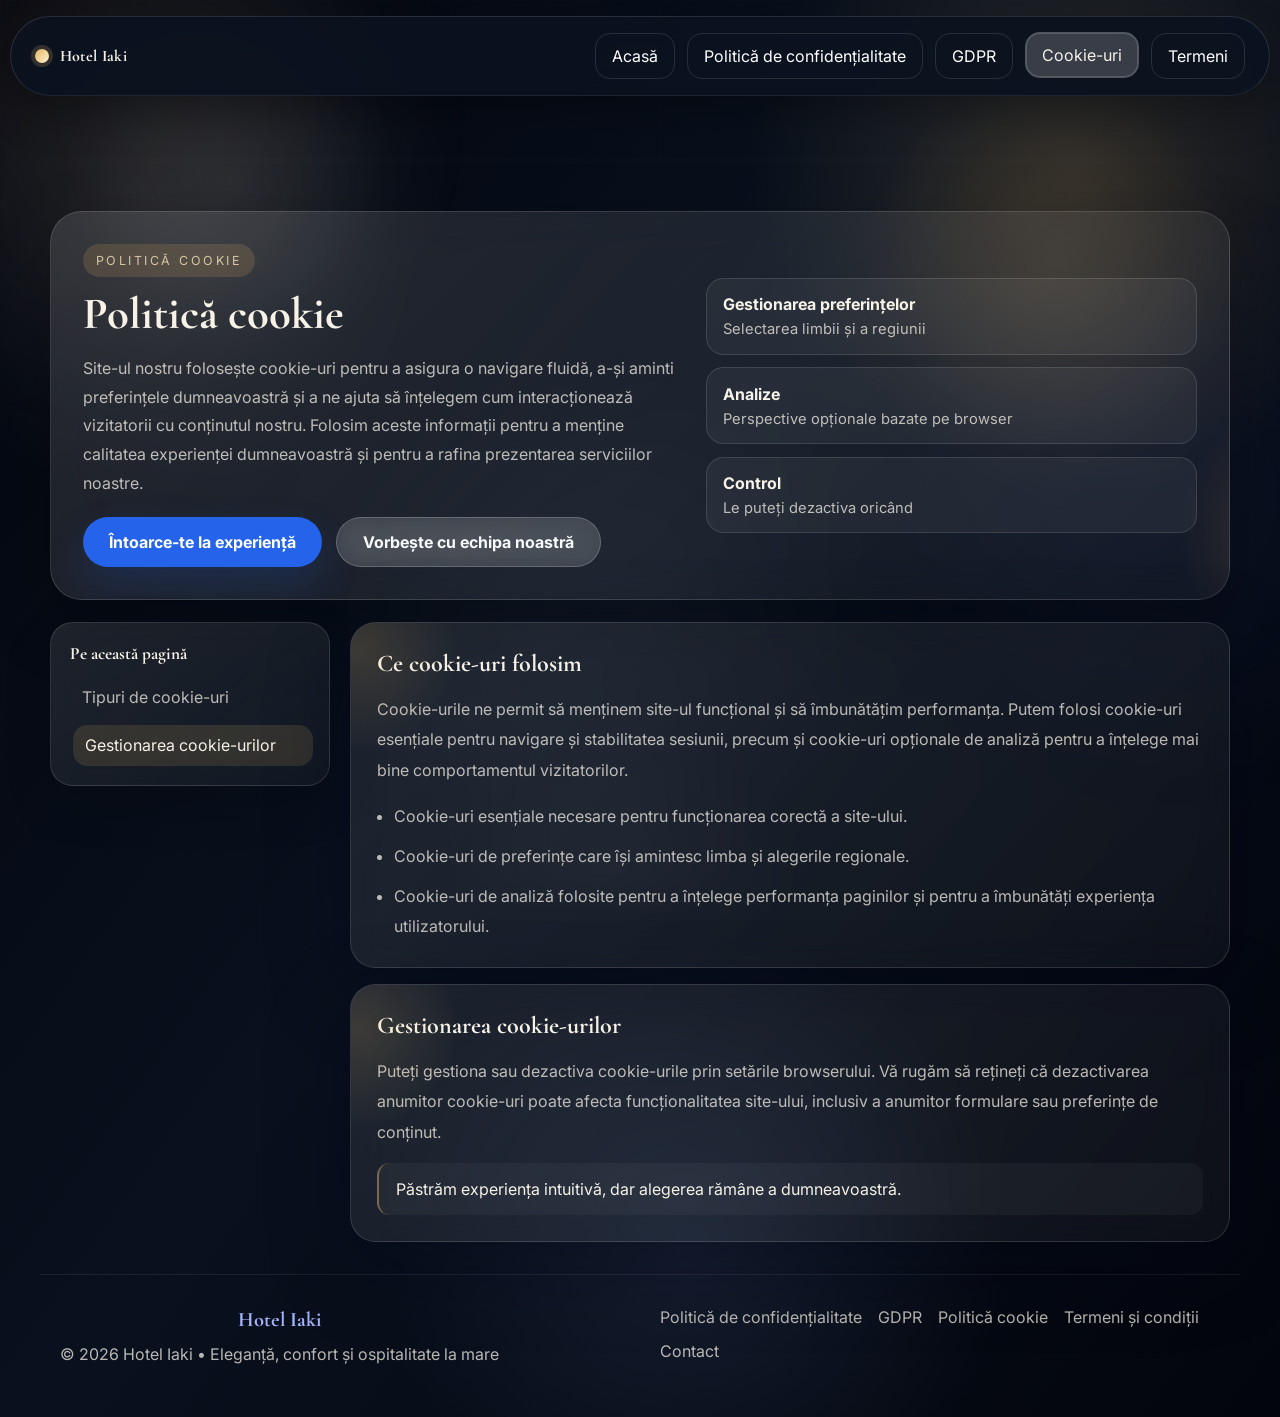
<file: cookies.html>
<!DOCTYPE html>
<html lang="en">
  <head>
    <meta charset="UTF-8" />
    <meta name="viewport" content="width=device-width, initial-scale=1.0" />
    <meta name="description" content="Hotel Iaki cookie policy with details on website analytics and preference management." />
    <title>Cookie Policy | Hotel Iaki</title>
    <link rel="stylesheet" href="style.css" />
  </head>
  <body class="legal-page">
    <div class="legal-progress" aria-hidden="true"></div>
    <div class="ambient ambient-one"></div>
    <div class="ambient ambient-two"></div>
    <div class="ambient ambient-three"></div>

    <header class="topbar">
      <div class="brand-group">
        <a class="brand" href="index.html">
          <span class="brand-mark"></span>
          <span class="brand-name">Hotel Iaki</span>
        </a>
      </div>
      <button class="nav-toggle" type="button" aria-label="Deschide navigarea" aria-controls="siteNav" aria-expanded="false" data-i18n-aria-label="nav.toggle">
        <span></span><span></span><span></span>
      </button>

      <nav class="topnav" id="siteNav" aria-label="Navigare legală">
        <a href="index.html" data-i18n="legal.nav.home">Acasă</a>
        <a href="privacy.html" data-i18n="legal.nav.privacy">Politică de confidențialitate</a>
        <a href="gdpr.html" data-i18n="legal.nav.gdpr">GDPR</a>
        <a class="active" href="cookies.html" data-i18n="legal.nav.cookies">Cookie-uri</a>
        <a href="terms.html" data-i18n="legal.nav.terms">Termeni</a>
      </nav>
    </header>

    <main class="legal-hero" id="cookies-content">
      <div class="legal-shell">
        <section class="legal-hero-card reveal">
          <div class="legal-hero-grid">
            <div class="legal-hero-copy">
              <span class="legal-badge" data-i18n="cookies.page.badge">Politică cookie</span>
              <h1 data-i18n="cookies.page.title">Politică cookie</h1>
              <p data-i18n="cookies.page.text">Site-ul nostru folosește cookie-uri pentru a asigura o navigare fluidă, a-și aminti preferințele dumneavoastră și a ne ajuta să înțelegem cum interacționează vizitatorii cu conținutul nostru. Folosim aceste informații pentru a menține calitatea experienței dumneavoastră și pentru a rafina prezentarea serviciilor noastre.</p>
              <div class="legal-actions">
                <a class="btn btn-primary magnetic" href="index.html" data-i18n="cookies.page.cta.primary">Întoarce-te la experiență</a>
                <a class="btn btn-secondary magnetic" href="index.html#contact" data-i18n="cookies.page.cta.secondary">Vorbește cu echipa noastră</a>
              </div>
            </div>
            <div class="legal-hero-meta">
              <div class="legal-meta-card">
                <strong data-i18n="cookies.page.meta.preference">Gestionarea preferințelor</strong>
                <span data-i18n="cookies.page.meta.preference.value">Selectarea limbii și a regiunii</span>
              </div>
              <div class="legal-meta-card">
                <strong data-i18n="cookies.page.meta.analytics">Analize</strong>
                <span data-i18n="cookies.page.meta.analytics.value">Perspective opționale bazate pe browser</span>
              </div>
              <div class="legal-meta-card">
                <strong data-i18n="cookies.page.meta.control">Control</strong>
                <span data-i18n="cookies.page.meta.control.value">Le puteți dezactiva oricând</span>
              </div>
            </div>
          </div>
        </section>

        <div class="legal-layout">
          <aside class="legal-toc reveal">
            <h3 data-i18n="cookies.page.toc.title">Pe această pagină</h3>
            <ul>
              <li><a href="#types" data-i18n="cookies.page.toc.types">Tipuri de cookie-uri</a></li>
              <li><a href="#manage" data-i18n="cookies.page.toc.manage">Gestionarea cookie-urilor</a></li>
            </ul>
          </aside>

          <div class="legal-content">
            <section class="legal-card reveal" id="types">
              <h2 data-i18n="cookies.page.section.types.title">Ce cookie-uri folosim</h2>
              <p data-i18n="cookies.page.section.types.text">Cookie-urile ne permit să menținem site-ul funcțional și să îmbunătățim performanța. Putem folosi cookie-uri esențiale pentru navigare și stabilitatea sesiunii, precum și cookie-uri opționale de analiză pentru a înțelege mai bine comportamentul vizitatorilor.</p>
              <ul class="legal-list">
                <li data-i18n="cookies.page.section.types.item.one">Cookie-uri esențiale necesare pentru funcționarea corectă a site-ului.</li>
                <li data-i18n="cookies.page.section.types.item.two">Cookie-uri de preferințe care își amintesc limba și alegerile regionale.</li>
                <li data-i18n="cookies.page.section.types.item.three">Cookie-uri de analiză folosite pentru a înțelege performanța paginilor și pentru a îmbunătăți experiența utilizatorului.</li>
              </ul>
            </section>

            <section class="legal-card reveal" id="manage">
              <h2 data-i18n="cookies.page.section.manage.title">Gestionarea cookie-urilor</h2>
              <p data-i18n="cookies.page.section.manage.text">Puteți gestiona sau dezactiva cookie-urile prin setările browserului. Vă rugăm să rețineți că dezactivarea anumitor cookie-uri poate afecta funcționalitatea site-ului, inclusiv a anumitor formulare sau preferințe de conținut.</p>
              <div class="legal-quote" data-i18n="cookies.page.quote">Păstrăm experiența intuitivă, dar alegerea rămâne a dumneavoastră.</div>
            </section>
          </div>
        </div>
      </div>
    </main>

    <footer class="footer">
      <div class="footer-brand">
        <h3>Hotel Iaki</h3>
        <p data-i18n="footer.text">© 2026 Hotel Iaki • Eleganță, confort și ospitalitate la mare</p>
      </div>
      <div class="footer-links">
        <a href="privacy.html" data-i18n="footer.privacy">Politică de confidențialitate</a>
        <a href="gdpr.html" data-i18n="footer.gdpr">GDPR</a>
        <a href="cookies.html" data-i18n="footer.cookies">Politică cookie</a>
        <a href="terms.html" data-i18n="footer.terms">Termeni și condiții</a>
        <a href="index.html#contact" data-i18n="footer.contact">Contact</a>
      </div>
    </footer>

    <script src="script.js"></script>
  </body>
</html>
</file>
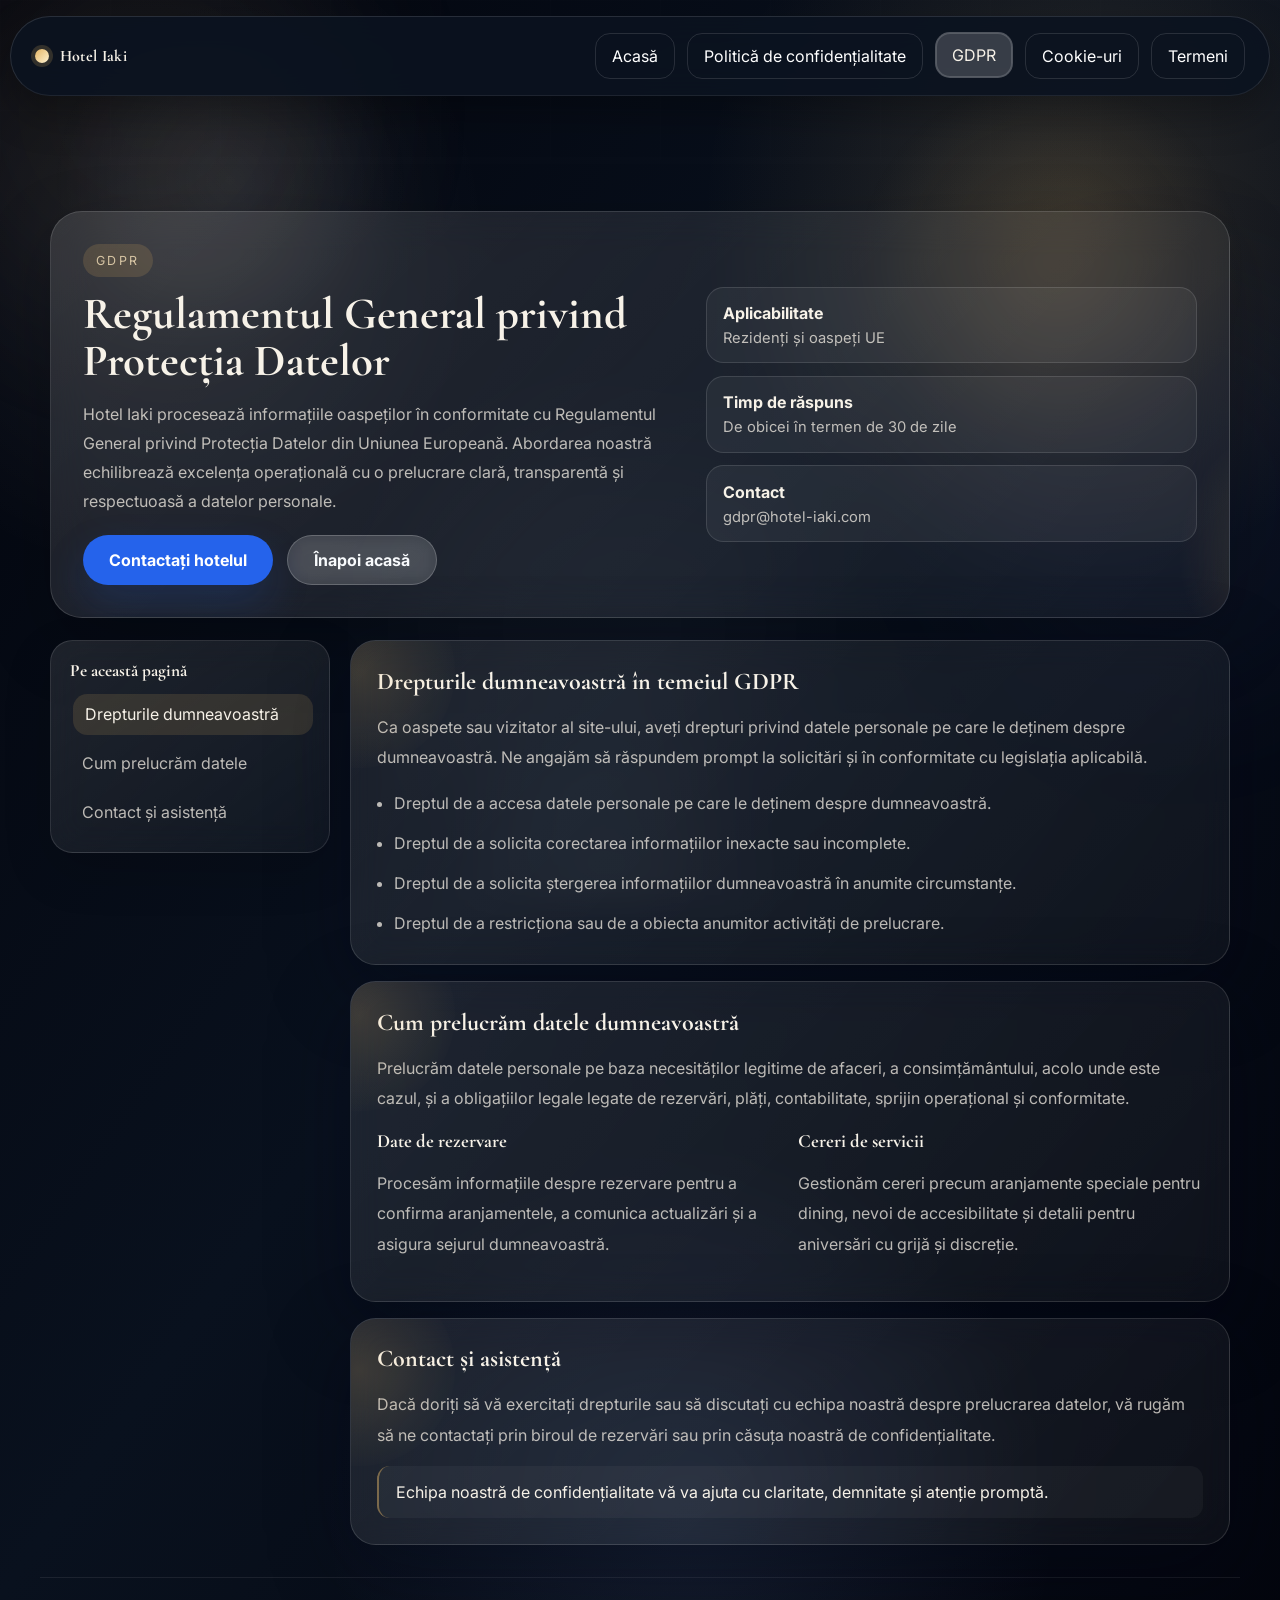
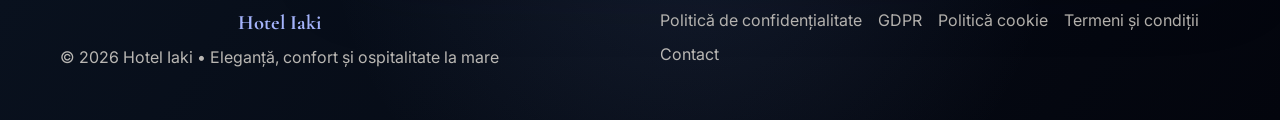
<file: gdpr.html>
<!DOCTYPE html>
<html lang="en">
  <head>
    <meta charset="UTF-8" />
    <meta name="viewport" content="width=device-width, initial-scale=1.0" />
    <meta name="description" content="Hotel Iaki GDPR information and guest rights under European data protection regulations." />
    <title>GDPR | Hotel Iaki</title>
    <link rel="stylesheet" href="style.css" />
  </head>
  <body class="legal-page">
    <div class="legal-progress" aria-hidden="true"></div>
    <div class="ambient ambient-one"></div>
    <div class="ambient ambient-two"></div>
    <div class="ambient ambient-three"></div>

    <header class="topbar">
      <div class="brand-group">
        <a class="brand" href="index.html">
          <span class="brand-mark"></span>
          <span class="brand-name">Hotel Iaki</span>
        </a>
      </div>
      <button class="nav-toggle" type="button" aria-label="Deschide navigarea" aria-controls="siteNav" aria-expanded="false" data-i18n-aria-label="nav.toggle">
        <span></span><span></span><span></span>
      </button>

      <nav class="topnav" id="siteNav" aria-label="Navigare legală">
        <a href="index.html" data-i18n="legal.nav.home">Acasă</a>
        <a href="privacy.html" data-i18n="legal.nav.privacy">Politică de confidențialitate</a>
        <a class="active" href="gdpr.html" data-i18n="legal.nav.gdpr">GDPR</a>
        <a href="cookies.html" data-i18n="legal.nav.cookies">Cookie-uri</a>
        <a href="terms.html" data-i18n="legal.nav.terms">Termeni</a>
      </nav>
    </header>

    <main class="legal-hero" id="gdpr-content">
      <div class="legal-shell">
        <section class="legal-hero-card reveal">
          <div class="legal-hero-grid">
            <div class="legal-hero-copy">
              <span class="legal-badge" data-i18n="gdpr.page.badge">GDPR</span>
              <h1 data-i18n="gdpr.page.title">Regulamentul General privind Protecția Datelor</h1>
<p data-i18n="gdpr.page.description">
Hotel Iaki procesează informațiile oaspeților în conformitate cu Regulamentul General privind Protecția Datelor din Uniunea Europeană. Abordarea noastră echilibrează excelența operațională cu o prelucrare clară, transparentă și respectuoasă a datelor personale.
</p>              <div class="legal-actions">
                <a class="btn btn-primary magnetic" href="index.html#contact" data-i18n="privacy.page.cta.primary">Contactați hotelul</a>
                <a class="btn btn-secondary magnetic" href="index.html" data-i18n="privacy.page.cta.secondary">Înapoi acasă</a>
              </div>
            </div>
            <div class="legal-hero-meta">
              <div class="legal-meta-card">
                <strong data-i18n="gdpr.page.applicability.title">Aplicabilitate</strong>
                <span data-i18n="gdpr.page.applicability.text">Rezidenți și oaspeți UE</span>
              </div>
              <div class="legal-meta-card">
                <strong>Timp de răspuns</strong>
                <span>De obicei în termen de 30 de zile</span>
              </div>
              <div class="legal-meta-card">
                <strong>Contact</strong>
                <span>gdpr@hotel-iaki.com</span>
              </div>
            </div>
          </div>
        </section>

        <div class="legal-layout">
          <aside class="legal-toc reveal">
            <h3 data-i18n="privacy.page.toc.title">Pe această pagină</h3>
            <ul>
              <li><a href="#rights">Drepturile dumneavoastră</a></li>
              <li><a href="#processing">Cum prelucrăm datele</a></li>
              <li><a href="#support">Contact și asistență</a></li>
            </ul>
          </aside>

          <div class="legal-content">
            <section class="legal-card reveal" id="rights">
              <h2>Drepturile dumneavoastră în temeiul GDPR</h2>
              <p>Ca oaspete sau vizitator al site-ului, aveți drepturi privind datele personale pe care le deținem despre dumneavoastră. Ne angajăm să răspundem prompt la solicitări și în conformitate cu legislația aplicabilă.</p>
              <ul class="legal-list">
                <li>Dreptul de a accesa datele personale pe care le deținem despre dumneavoastră.</li>
                <li>Dreptul de a solicita corectarea informațiilor inexacte sau incomplete.</li>
                <li>Dreptul de a solicita ștergerea informațiilor dumneavoastră în anumite circumstanțe.</li>
                <li>Dreptul de a restricționa sau de a obiecta anumitor activități de prelucrare.</li>
              </ul>
            </section>

            <section class="legal-card reveal" id="processing">
              <h2>Cum prelucrăm datele dumneavoastră</h2>
              <p>Prelucrăm datele personale pe baza necesităților legitime de afaceri, a consimțământului, acolo unde este cazul, și a obligațiilor legale legate de rezervări, plăți, contabilitate, sprijin operațional și conformitate.</p>
              <div class="legal-grid">
                <div>
                  <h3>Date de rezervare</h3>
                  <p>Procesăm informațiile despre rezervare pentru a confirma aranjamentele, a comunica actualizări și a asigura sejurul dumneavoastră.</p>
                </div>
                <div>
                  <h3>Cereri de servicii</h3>
                  <p>Gestionăm cereri precum aranjamente speciale pentru dining, nevoi de accesibilitate și detalii pentru aniversări cu grijă și discreție.</p>
                </div>
              </div>
            </section>

            <section class="legal-card reveal" id="support">
              <h2>Contact și asistență</h2>
              <p>Dacă doriți să vă exercitați drepturile sau să discutați cu echipa noastră despre prelucrarea datelor, vă rugăm să ne contactați prin biroul de rezervări sau prin căsuța noastră de confidențialitate.</p>
              <div class="legal-quote">Echipa noastră de confidențialitate vă va ajuta cu claritate, demnitate și atenție promptă.</div>
            </section>
          </div>
        </div>
      </div>
    </main>

    <footer class="footer">
      <div class="footer-brand">
        <h3>Hotel Iaki</h3>
        <p data-i18n="footer.text">© 2026 Hotel Iaki • Eleganță, confort și ospitalitate la mare</p>
      </div>
      <div class="footer-links">
        <a href="privacy.html" data-i18n="footer.privacy">Politică de confidențialitate</a>
        <a href="gdpr.html" data-i18n="footer.gdpr">GDPR</a>
        <a href="cookies.html" data-i18n="footer.cookies">Politică cookie</a>
        <a href="terms.html" data-i18n="footer.terms">Termeni și condiții</a>
        <a href="index.html#contact" data-i18n="footer.contact">Contact</a>
      </div>
    </footer>

    <script src="script.js"></script>
  </body>
</html>
</file>
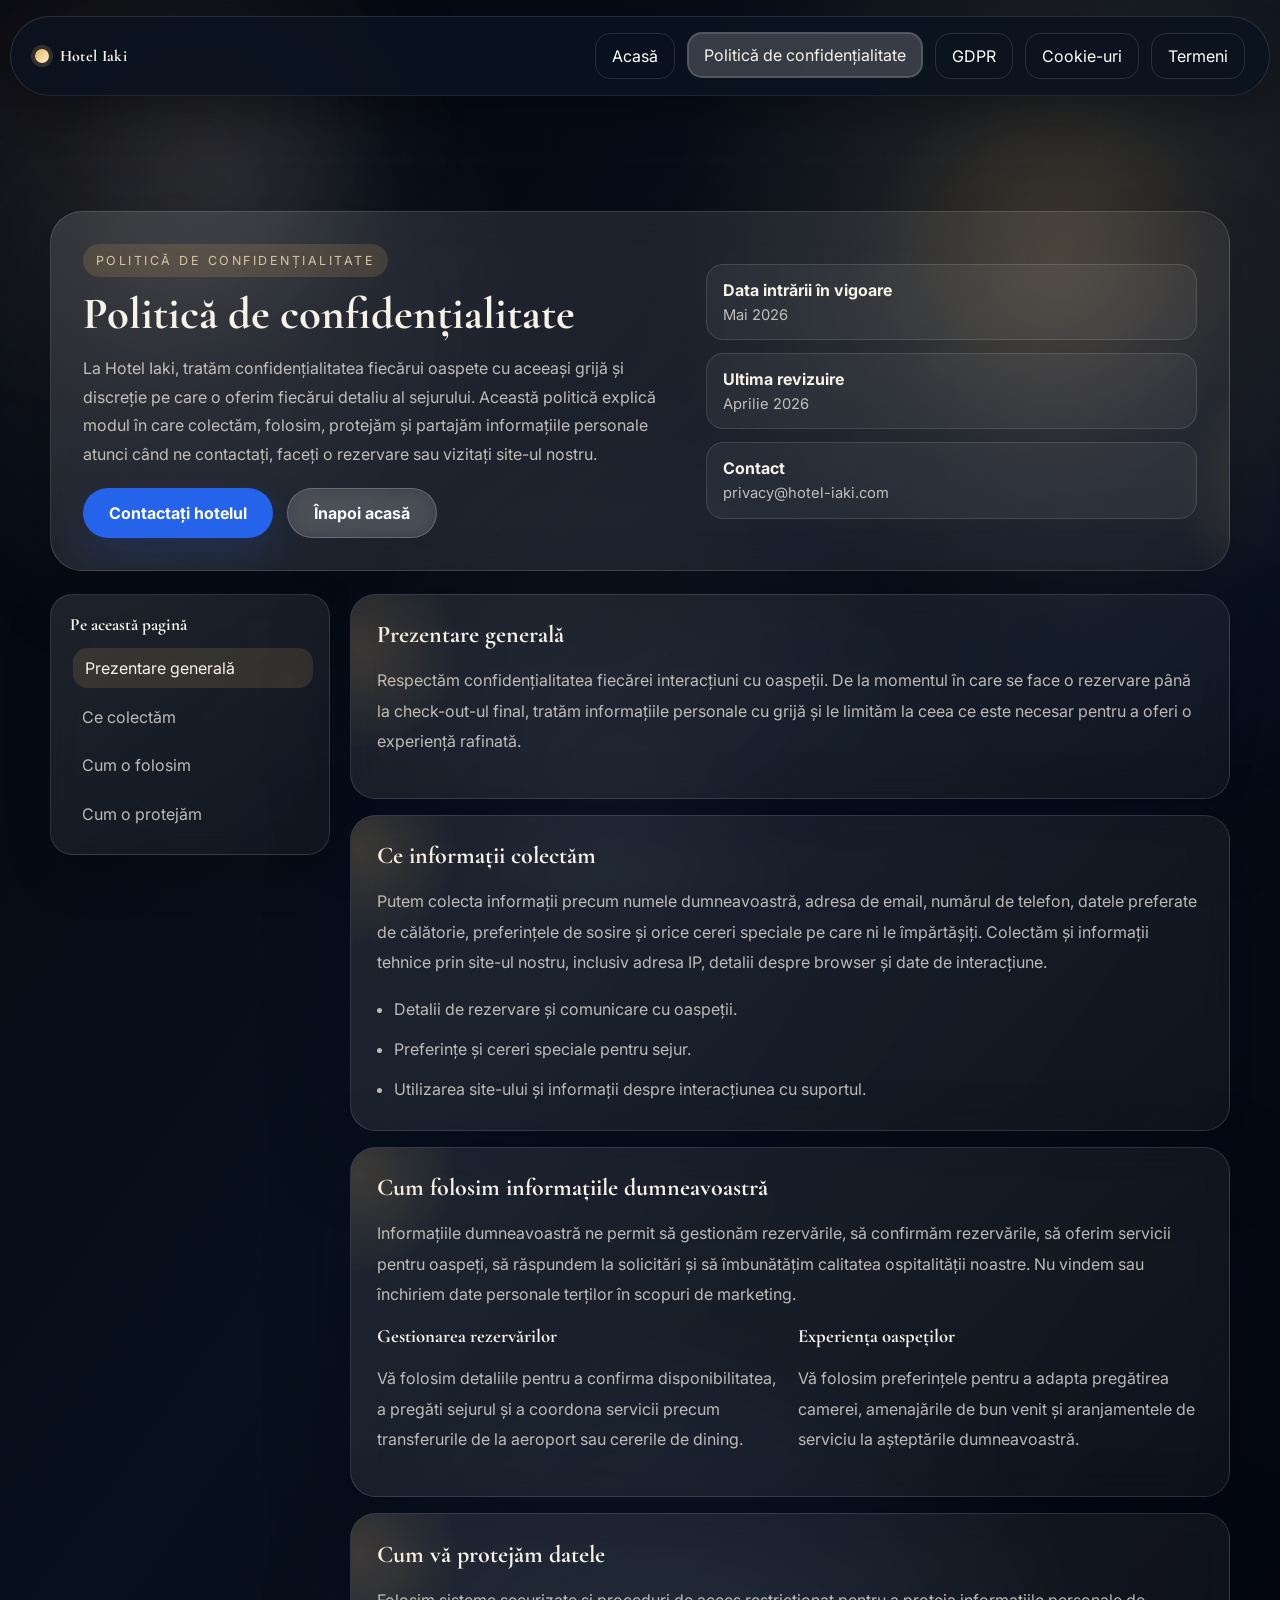
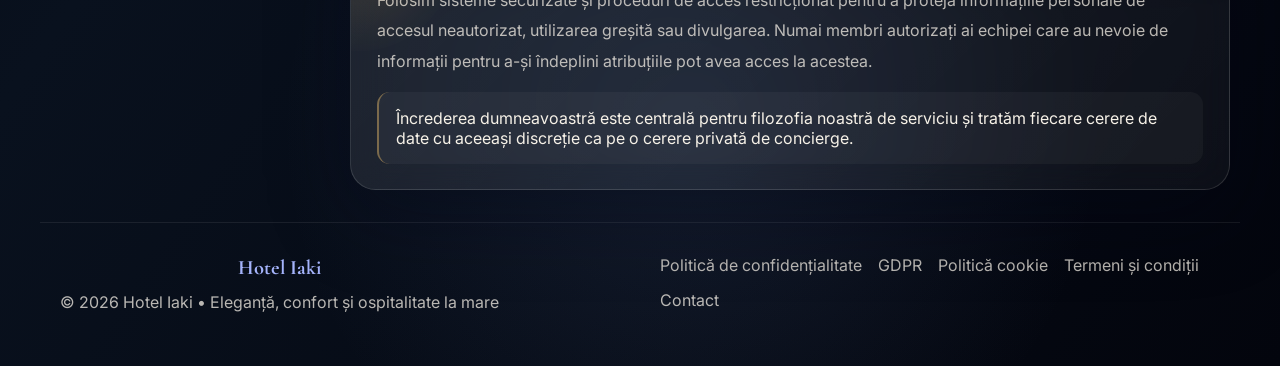
<file: privacy.html>
<!DOCTYPE html>
<html lang="en">
  <head>
    <meta charset="UTF-8" />
    <meta name="viewport" content="width=device-width, initial-scale=1.0" />
    <meta name="description" content="Hotel Iaki privacy policy and guest data protection information." />
    <title>Privacy Policy | Hotel Iaki</title>
    <link rel="stylesheet" href="style.css" />
  </head>
  <body class="legal-page">
    <div class="legal-progress" aria-hidden="true"></div>
    <div class="ambient ambient-one"></div>
    <div class="ambient ambient-two"></div>
    <div class="ambient ambient-three"></div>

    <header class="topbar">
      <div class="brand-group">
        <a class="brand" href="index.html">
          <span class="brand-mark"></span>
          <span class="brand-name">Hotel Iaki</span>
        </a>
      </div>
      <button class="nav-toggle" type="button" aria-label="Deschide navigarea" aria-controls="siteNav" aria-expanded="false" data-i18n-aria-label="nav.toggle">
        <span></span><span></span><span></span>
      </button>

      <nav class="topnav" id="siteNav" aria-label="Navigare legală">
        <a href="index.html" data-i18n="legal.nav.home">Acasă</a>
        <a class="active" href="privacy.html" data-i18n="legal.nav.privacy">Politică de confidențialitate</a>
        <a href="gdpr.html" data-i18n="legal.nav.gdpr">GDPR</a>
        <a href="cookies.html" data-i18n="legal.nav.cookies">Cookie-uri</a>
        <a href="terms.html" data-i18n="legal.nav.terms">Termeni</a>
      </nav>
    </header>

    <main class="legal-hero" id="privacy-content">
      <div class="legal-shell">
        <section class="legal-hero-card reveal">
          <div class="legal-hero-grid">
            <div class="legal-hero-copy">
              <span class="legal-badge" data-i18n="privacy.page.badge">Politică de confidențialitate</span>
              <h1 data-i18n="privacy.page.title">Politică de confidențialitate</h1>
              <p data-i18n="privacy.page.text">La Hotel Iaki, tratăm confidențialitatea fiecărui oaspete cu aceeași grijă și discreție pe care o oferim fiecărui detaliu al sejurului. Această politică explică modul în care colectăm, folosim, protejăm și partajăm informațiile personale atunci când ne contactați, faceți o rezervare sau vizitați site-ul nostru.</p>
              <div class="legal-actions">
                <a class="btn btn-primary magnetic" href="index.html#contact" data-i18n="privacy.page.cta.primary">Contactați hotelul</a>
                <a class="btn btn-secondary magnetic" href="index.html" data-i18n="privacy.page.cta.secondary">Înapoi acasă</a>
              </div>
            </div>
            <div class="legal-hero-meta">
              <div class="legal-meta-card">
                <strong data-i18n="privacy.page.meta.date">Data intrării în vigoare</strong>
                <span data-i18n="privacy.page.meta.date.value">Mai 2026</span>
              </div>
              <div class="legal-meta-card">
                <strong data-i18n="privacy.page.meta.reviewed">Ultima revizuire</strong>
                <span data-i18n="privacy.page.meta.reviewed.value">Aprilie 2026</span>
              </div>
              <div class="legal-meta-card">
                <strong data-i18n="privacy.page.meta.contact">Contact</strong>
                <span>privacy@hotel-iaki.com</span>
              </div>
            </div>
          </div>
        </section>

        <div class="legal-layout">
          <aside class="legal-toc reveal">
            <h3 data-i18n="privacy.page.toc.title">Pe această pagină</h3>
            <ul>
              <li><a href="#overview" data-i18n="privacy.page.toc.overview">Prezentare generală</a></li>
              <li><a href="#collect" data-i18n="privacy.page.toc.collect">Ce colectăm</a></li>
              <li><a href="#use" data-i18n="privacy.page.toc.use">Cum o folosim</a></li>
              <li><a href="#protect" data-i18n="privacy.page.toc.protect">Cum o protejăm</a></li>
            </ul>
          </aside>

          <div class="legal-content">
            <section class="legal-card reveal" id="overview">
              <h2 data-i18n="privacy.page.section.overview.title">Prezentare generală</h2>
              <p data-i18n="privacy.page.section.overview.text">Respectăm confidențialitatea fiecărei interacțiuni cu oaspeții. De la momentul în care se face o rezervare până la check-out-ul final, tratăm informațiile personale cu grijă și le limităm la ceea ce este necesar pentru a oferi o experiență rafinată.</p>
            </section>

            <section class="legal-card reveal" id="collect">
              <h2 data-i18n="privacy.page.section.collect.title">Ce informații colectăm</h2>
              <p data-i18n="privacy.page.section.collect.text">Putem colecta informații precum numele dumneavoastră, adresa de email, numărul de telefon, datele preferate de călătorie, preferințele de sosire și orice cereri speciale pe care ni le împărtășiți. Colectăm și informații tehnice prin site-ul nostru, inclusiv adresa IP, detalii despre browser și date de interacțiune.</p>
              <ul class="legal-list">
                <li data-i18n="privacy.page.section.collect.item.one">Detalii de rezervare și comunicare cu oaspeții.</li>
                <li data-i18n="privacy.page.section.collect.item.two">Preferințe și cereri speciale pentru sejur.</li>
                <li data-i18n="privacy.page.section.collect.item.three">Utilizarea site-ului și informații despre interacțiunea cu suportul.</li>
              </ul>
            </section>

            <section class="legal-card reveal" id="use">
              <h2 data-i18n="privacy.page.section.use.title">Cum folosim informațiile dumneavoastră</h2>
              <p data-i18n="privacy.page.section.use.text">Informațiile dumneavoastră ne permit să gestionăm rezervările, să confirmăm rezervările, să oferim servicii pentru oaspeți, să răspundem la solicitări și să îmbunătățim calitatea ospitalității noastre. Nu vindem sau închiriem date personale terților în scopuri de marketing.</p>
              <div class="legal-grid">
                <div>
                  <h3 data-i18n="privacy.page.section.use.card.one.title">Gestionarea rezervărilor</h3>
                  <p data-i18n="privacy.page.section.use.card.one.text">Vă folosim detaliile pentru a confirma disponibilitatea, a pregăti sejurul și a coordona servicii precum transferurile de la aeroport sau cererile de dining.</p>
                </div>
                <div>
                  <h3 data-i18n="privacy.page.section.use.card.two.title">Experiența oaspeților</h3>
                  <p data-i18n="privacy.page.section.use.card.two.text">Vă folosim preferințele pentru a adapta pregătirea camerei, amenajările de bun venit și aranjamentele de serviciu la așteptările dumneavoastră.</p>
                </div>
              </div>
            </section>

            <section class="legal-card reveal" id="protect">
              <h2 data-i18n="privacy.page.section.protect.title">Cum vă protejăm datele</h2>
              <p data-i18n="privacy.page.section.protect.text">Folosim sisteme securizate și proceduri de acces restricționat pentru a proteja informațiile personale de accesul neautorizat, utilizarea greșită sau divulgarea. Numai membri autorizați ai echipei care au nevoie de informații pentru a-și îndeplini atribuțiile pot avea acces la acestea.</p>
              <div class="legal-quote" data-i18n="privacy.page.quote">Încrederea dumneavoastră este centrală pentru filozofia noastră de serviciu și tratăm fiecare cerere de date cu aceeași discreție ca pe o cerere privată de concierge.</div>
            </section>
          </div>
        </div>
      </div>
    </main>

    <footer class="footer">
      <div class="footer-brand">
        <h3>Hotel Iaki</h3>
        <p data-i18n="footer.text">© 2026 Hotel Iaki • Eleganță, confort și ospitalitate la mare</p>
      </div>
      <div class="footer-links">
        <a href="privacy.html" data-i18n="footer.privacy">Politică de confidențialitate</a>
        <a href="gdpr.html" data-i18n="footer.gdpr">GDPR</a>
        <a href="cookies.html" data-i18n="footer.cookies">Politică cookie</a>
        <a href="terms.html" data-i18n="footer.terms">Termeni și condiții</a>
        <a href="index.html#contact" data-i18n="footer.contact">Contact</a>
      </div>
    </footer>

    <script src="script.js"></script>
  </body>
</html>
</file>
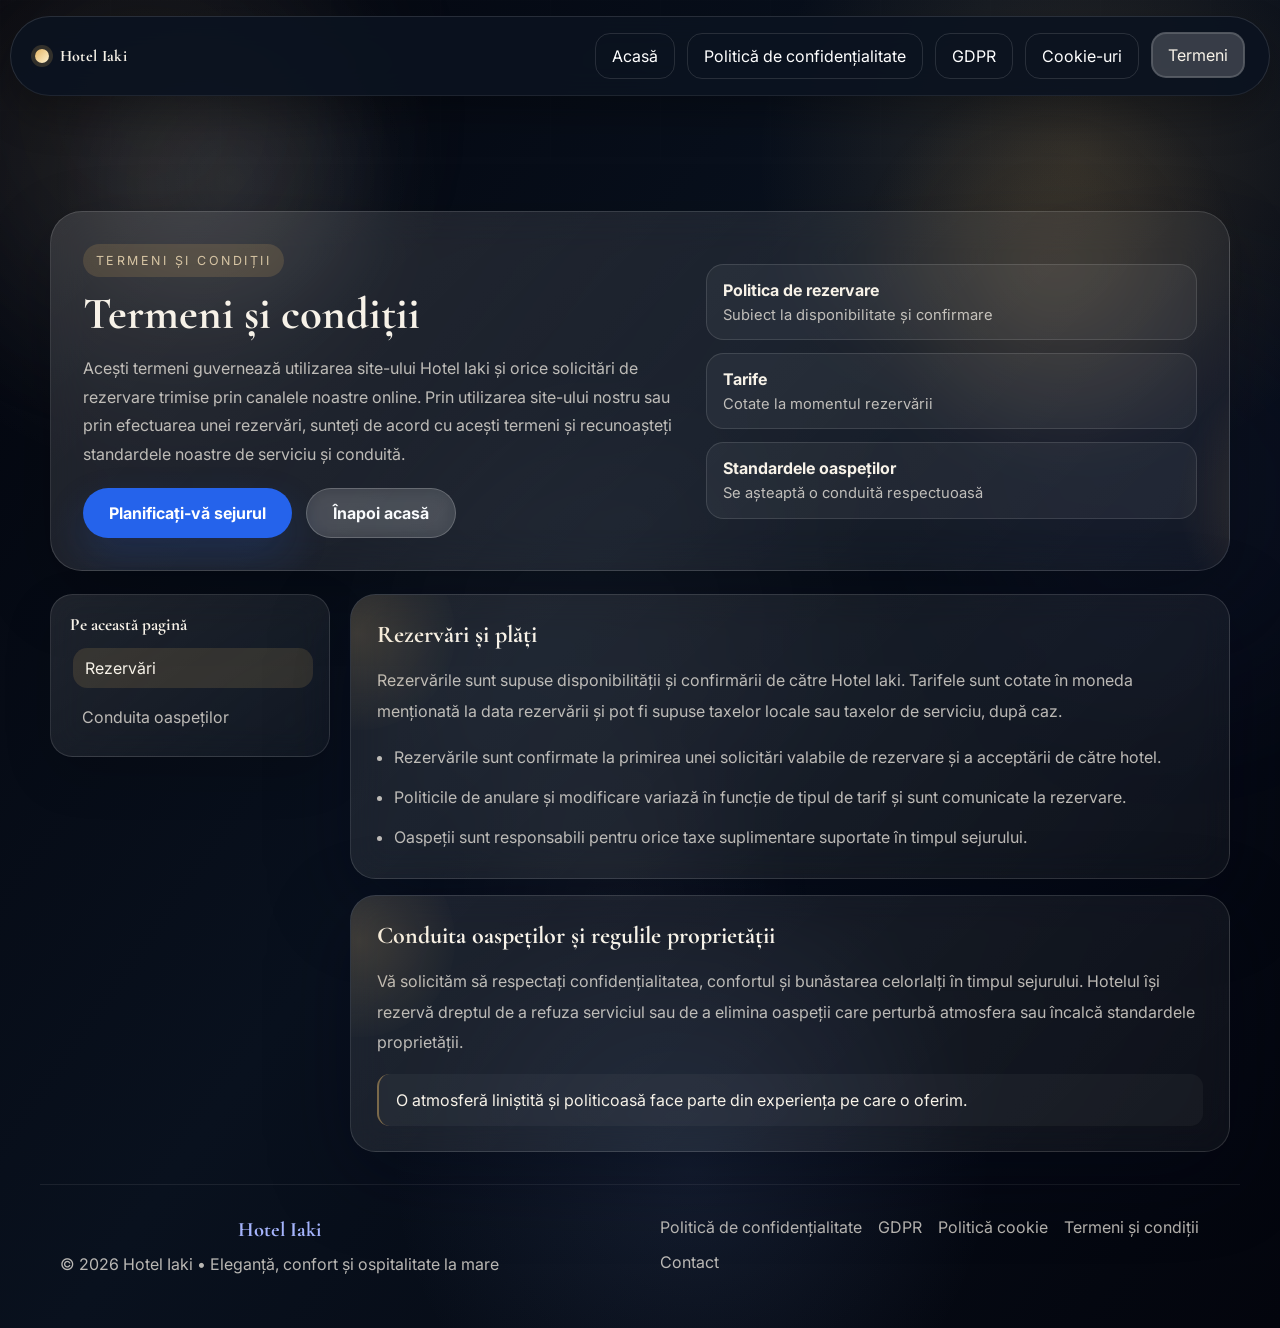
<file: terms.html>
<!DOCTYPE html>
<html lang="en">
  <head>
    <meta charset="UTF-8" />
    <meta name="viewport" content="width=device-width, initial-scale=1.0" />
    <meta name="description" content="Hotel Iaki terms and conditions for reservations, stays and website use." />
    <title>Terms & Conditions | Hotel Iaki</title>
    <link rel="stylesheet" href="style.css" />
  </head>
  <body class="legal-page">
    <div class="legal-progress" aria-hidden="true"></div>
    <div class="ambient ambient-one"></div>
    <div class="ambient ambient-two"></div>
    <div class="ambient ambient-three"></div>

    <header class="topbar">
      <div class="brand-group">
        <a class="brand" href="index.html">
          <span class="brand-mark"></span>
          <span class="brand-name">Hotel Iaki</span>
        </a>
      </div>
      <button class="nav-toggle" type="button" aria-label="Deschide navigarea" aria-controls="siteNav" aria-expanded="false" data-i18n-aria-label="nav.toggle">
        <span></span><span></span><span></span>
      </button>

      <nav class="topnav" id="siteNav" aria-label="Navigare legală">
        <a href="index.html" data-i18n="legal.nav.home">Acasă</a>
        <a href="privacy.html" data-i18n="legal.nav.privacy">Politică de confidențialitate</a>
        <a href="gdpr.html" data-i18n="legal.nav.gdpr">GDPR</a>
        <a href="cookies.html" data-i18n="legal.nav.cookies">Cookie-uri</a>
        <a class="active" href="terms.html" data-i18n="legal.nav.terms">Termeni</a>
      </nav>
    </header>

    <main class="legal-hero" id="terms-content">
      <div class="legal-shell">
        <section class="legal-hero-card reveal">
          <div class="legal-hero-grid">
            <div class="legal-hero-copy">
              <span class="legal-badge" data-i18n="terms.page.badge">Termeni și condiții</span>
              <h1 data-i18n="terms.page.title">Termeni și condiții</h1>
              <p data-i18n="terms.page.text">Acești termeni guvernează utilizarea site-ului Hotel Iaki și orice solicitări de rezervare trimise prin canalele noastre online. Prin utilizarea site-ului nostru sau prin efectuarea unei rezervări, sunteți de acord cu acești termeni și recunoașteți standardele noastre de serviciu și conduită.</p>
              <div class="legal-actions">
                <a class="btn btn-primary magnetic" href="index.html#contact" data-i18n="terms.page.cta.primary">Planificați-vă sejurul</a>
                <a class="btn btn-secondary magnetic" href="index.html" data-i18n="terms.page.cta.secondary">Înapoi acasă</a>
              </div>
            </div>
            <div class="legal-hero-meta">
              <div class="legal-meta-card">
                <strong data-i18n="terms.page.meta.booking">Politica de rezervare</strong>
                <span data-i18n="terms.page.meta.booking.value">Subiect la disponibilitate și confirmare</span>
              </div>
              <div class="legal-meta-card">
                <strong data-i18n="terms.page.meta.rates">Tarife</strong>
                <span data-i18n="terms.page.meta.rates.value">Cotate la momentul rezervării</span>
              </div>
              <div class="legal-meta-card">
                <strong data-i18n="terms.page.meta.guest">Standardele oaspeților</strong>
                <span data-i18n="terms.page.meta.guest.value">Se așteaptă o conduită respectuoasă</span>
              </div>
            </div>
          </div>
        </section>

        <div class="legal-layout">
          <aside class="legal-toc reveal">
            <h3 data-i18n="terms.page.toc.title">Pe această pagină</h3>
            <ul>
              <li><a href="#reservations" data-i18n="terms.page.toc.reservations">Rezervări</a></li>
              <li><a href="#conduct" data-i18n="terms.page.toc.conduct">Conduita oaspeților</a></li>
            </ul>
          </aside>

          <div class="legal-content">
            <section class="legal-card reveal" id="reservations">
              <h2 data-i18n="terms.page.section.reservations.title">Rezervări și plăți</h2>
              <p data-i18n="terms.page.section.reservations.text">Rezervările sunt supuse disponibilității și confirmării de către Hotel Iaki. Tarifele sunt cotate în moneda menționată la data rezervării și pot fi supuse taxelor locale sau taxelor de serviciu, după caz.</p>
              <ul class="legal-list">
                <li data-i18n="terms.page.section.reservations.item.one">Rezervările sunt confirmate la primirea unei solicitări valabile de rezervare și a acceptării de către hotel.</li>
                <li data-i18n="terms.page.section.reservations.item.two">Politicile de anulare și modificare variază în funcție de tipul de tarif și sunt comunicate la rezervare.</li>
                <li data-i18n="terms.page.section.reservations.item.three">Oaspeții sunt responsabili pentru orice taxe suplimentare suportate în timpul sejurului.</li>
              </ul>
            </section>

            <section class="legal-card reveal" id="conduct">
              <h2 data-i18n="terms.page.section.conduct.title">Conduita oaspeților și regulile proprietății</h2>
              <p data-i18n="terms.page.section.conduct.text">Vă solicităm să respectați confidențialitatea, confortul și bunăstarea celorlalți în timpul sejurului. Hotelul își rezervă dreptul de a refuza serviciul sau de a elimina oaspeții care perturbă atmosfera sau încalcă standardele proprietății.</p>
              <div class="legal-quote" data-i18n="terms.page.quote">O atmosferă liniștită și politicoasă face parte din experiența pe care o oferim.</div>
            </section>
          </div>
        </div>
      </div>
    </main>

    <footer class="footer">
      <div class="footer-brand">
        <h3>Hotel Iaki</h3>
        <p data-i18n="footer.text">© 2026 Hotel Iaki • Eleganță, confort și ospitalitate la mare</p>
      </div>
      <div class="footer-links">
        <a href="privacy.html" data-i18n="footer.privacy">Politică de confidențialitate</a>
        <a href="gdpr.html" data-i18n="footer.gdpr">GDPR</a>
        <a href="cookies.html" data-i18n="footer.cookies">Politică cookie</a>
        <a href="terms.html" data-i18n="footer.terms">Termeni și condiții</a>
        <a href="index.html#contact" data-i18n="footer.contact">Contact</a>
      </div>
    </footer>

    <script src="script.js"></script>
  </body>
</html>
</file>
<file: style.css>
@import url('https://fonts.googleapis.com/css2?family=Cormorant+Garamond:wght@500;600;700&family=Inter:wght@400;500;600;700&display=swap');

:root {
  color-scheme: dark;
  --bg: #060910;
  --bg-soft: #0f1727;
  --surface: rgba(255, 255, 255, 0.075);
  --surface-strong: rgba(255, 255, 255, 0.11);
  --border: rgba(255, 255, 255, 0.14);
  --border-strong: rgba(228,181,100,0.24);
  --text: #f7f2e8;
  --muted: rgba(247, 242, 232, 0.74);
  --accent: #e4b564;
  --accent-2: #d7c5a4;
  --shadow: 0 24px 80px rgba(2, 6, 23, 0.35);
  --shadow-lg: 0 32px 90px rgba(2, 6, 23, 0.44);
  --radius-xl: 1.75rem;
  --radius-lg: 1.4rem;
}

* { box-sizing: border-box; }
html { scroll-behavior: smooth; }
html:focus-within { scroll-behavior: smooth; }
::selection { background: rgba(228,181,100,0.32); color: var(--text); }
:focus-visible {
  outline: 2px solid rgba(228,181,100,0.9);
  outline-offset: 3px;
}
body {
  margin: 0;
  min-height: 100vh;
  font-family: 'Inter', Arial, sans-serif;
  color: var(--text);
  -webkit-font-smoothing: antialiased;
  text-rendering: optimizeLegibility;
  background:
    radial-gradient(circle at 12% 14%, rgba(255,255,255,0.08), transparent 18%),
    radial-gradient(circle at 84% 12%, rgba(228,181,100,0.16), transparent 20%),
    radial-gradient(circle at 54% 88%, rgba(108,138,197,0.14), transparent 22%),
    linear-gradient(125deg, #03050d 0%, #09111e 45%, #03050d 100%);
  overflow-x: hidden;
  position: relative;
}

body::before,
body::after {
  content: '';
  position: fixed;
  inset: 0;
  pointer-events: none;
  z-index: -1;
}

body::before {
  background:
    radial-gradient(circle at 18% 20%, rgba(255,255,255,0.07), transparent 14%),
    radial-gradient(circle at 82% 30%, rgba(228,181,100,0.12), transparent 16%),
    radial-gradient(circle at 48% 100%, rgba(255,255,255,0.04), transparent 18%);
  animation: drift 18s ease-in-out infinite alternate;
}

body::after {
  background-image:
    linear-gradient(rgba(255,255,255,0.018) 1px, transparent 1px),
    linear-gradient(90deg, rgba(255,255,255,0.018) 1px, transparent 1px);
  background-size: 110px 110px;
  opacity: 0.5;
  mask-image: linear-gradient(180deg, rgba(0,0,0,0.85), transparent);
}

img { max-width: 100%; display: block; }
button, a, input, textarea, select { font: inherit; }
input::placeholder, textarea::placeholder { color: rgba(247,242,232,0.55); }
input, textarea { color: var(--text); }

h1, h2, h3, .eyebrow, .brand-name { font-family: 'Cormorant Garamond', Georgia, serif; }
a { color: inherit; text-decoration: none; }
.skip-link {
  position: absolute;
  left: 1rem;
  top: -3rem;
  z-index: 80;
  padding: 0.8rem 1rem;
  border-radius: 999px;
  background: var(--accent);
  color: #07111c;
  font-weight: 700;
  transition: top 0.25s ease;
}
.skip-link:focus { top: 1rem; }

.main-content { position: relative; }
.section {
  padding: 6.4rem 1.25rem;
  position: relative;
  scroll-margin-top: 7rem;
}
.section + .section {
  border-top: 1px solid rgba(255,255,255,0.04);
}
.hero-section {
  min-height: 100vh;
  display: flex;
  align-items: center;
  padding-top: 5rem;
}
.hero-shell,
.section-heading,
.room-grid,
.contact-shell,
.footer,
.about-grid,
.feature-grid,
.awards-grid,
.privacy-grid,
.policies-grid,
.reviews-grid,
.faq-list {
  width: min(1200px, 100%);
  margin: 0 auto;
}

.hero-shell {
  display: grid;
  grid-template-columns: 1.1fr 0.9fr;
  gap: 3rem;
  align-items: center;
}
 .hero-copy{ display: flex; flex-direction: column; gap: 1.15rem; max-width: 650px; }
.eyebrow {
  text-transform: uppercase;
  letter-spacing: 0.34em;
  font-size: 0.78rem;
  color: var(--accent-2);
  display: inline-flex;
  align-items: center;
  gap: 0.7rem;
  width: fit-content;
}
.eyebrow::after {
  content: '';
  width: 2.2rem;
  height: 1px;
  background: linear-gradient(90deg, var(--accent), transparent);
}
.hero-copy h1 {
  font-size: clamp(3rem, 4.8vw, 5.1rem);
  line-height: 1.01;
  margin: 0;
  text-wrap: balance;
  letter-spacing: -0.03em;
  text-shadow: 0 10px 40px rgba(0,0,0,0.2);
}
.hero-copy p,
.section-heading p,
.about-card p,
.feature-card p,
.room-content p,
.award-card p,
.policy-card p,
.review-card p,
.contact-card p,
.footer p,
.faq-item p {
  color: var(--muted);
  line-height: 1.85;
  margin: 0;
}
.hero-tags { display: flex; flex-wrap: wrap; gap: 0.8rem; margin-top: 0.2rem; }
.hero-tags span {
  padding: 0.75rem 0.95rem;
  border-radius: 999px;
  background: rgba(255,255,255,0.08);
  border: 1px solid var(--border);
  backdrop-filter: blur(16px);
}
.hero-actions, .hero-metrics { display: flex; flex-wrap: wrap; gap: 1rem; margin-top: 0.35rem; }
.btn {
  display: inline-flex;
  align-items: center;
  justify-content: center;
  gap: 0.5rem;
  border: none;
  border-radius: 999px;
  padding: 0.95rem 1.35rem;
  font-weight: 700;
  cursor: pointer;
  color: var(--text);
  background: transparent;
  transition: transform 0.25s ease, box-shadow 0.25s ease, background 0.25s ease;
  position: relative;
  overflow: hidden;
  isolation: isolate;
  text-decoration: none;
}
.btn::before {
  content: '';
  position: absolute;
  inset: 0;
  background: linear-gradient(90deg, transparent, rgba(255,255,255,0.24), transparent);
  transform: translateX(-120%);
  transition: transform 0.45s ease;
}
.btn:hover::before { transform: translateX(120%); }
.btn:hover { transform: translateY(-3px); box-shadow: 0 18px 36px rgba(0,0,0,0.16); }
.btn-primary {
  background: linear-gradient(135deg, var(--accent), #f4dca6);
  color: #0a1020;
  box-shadow: 0 18px 45px rgba(228,181,100,0.28);
}
.btn-primary:hover {
  box-shadow: 0 22px 48px rgba(228,181,100,0.32);
}
.btn-secondary {
  background: rgba(255,255,255,0.08);
  border: 1px solid rgba(255,255,255,0.16);
  backdrop-filter: blur(10px);
}
.btn-inline { padding: 0.65rem 1rem; }
.metric-card {
  min-width: 126px;
  padding: 1rem 1.1rem;
  border-radius: 1.1rem;
  background: var(--surface);
  backdrop-filter: blur(16px);
  border: 1px solid var(--border);
  box-shadow: var(--shadow);
}
.metric-card strong { display: block; font-size: 1.48rem; margin-bottom: 0.3rem; }
.metric-card span { font-size: 0.92rem; color: var(--muted); }
.hero-visual { position: relative; padding-bottom: 1.2rem; }
.media-stack { display: grid; gap: 1rem; }
.hero-image-card {
  border-radius: 1.8rem;
  overflow: hidden;
  border: 1px solid rgba(255,255,255,0.14);
  box-shadow: var(--shadow);
  position: relative;
  transition: transform 0.35s ease, box-shadow 0.35s ease;
}
.hero-panel {
  position: relative;
 margin-top: 1.5rem;
 width: 100%;
  padding: 1rem 1.15rem;
  border-radius: 1.25rem;
  background: linear-gradient(135deg, rgba(7,11,22,0.88), rgba(255,255,255,0.08));
  border: 1px solid rgba(255,255,255,0.14);
  box-shadow: 0 18px 50px rgba(0,0,0,0.24);
  backdrop-filter: blur(18px);
  z-index: 2;
}
.hero-panel-top {
  display: flex;
  align-items: flex-start;
  justify-content: space-between;
  gap: 0.8rem;
  margin-bottom: 0.8rem;
}
.hero-panel-pill {
  display: inline-flex;
  align-items: center;
  padding: 0.4rem 0.65rem;
  border-radius: 999px;
  background: rgba(228,181,100,0.16);
  color: var(--accent-2);
  font-size: 0.72rem;
  letter-spacing: 0.18em;
  text-transform: uppercase;
}
.hero-panel strong {
  font-size: 0.95rem;
  line-height: 1.5;
  color: var(--text);
  max-width: 28rem;
}
.hero-panel-grid {
  display: grid;
  grid-template-columns: repeat(3, minmax(0, 1fr));
  gap: 0.7rem;
}
.hero-panel-grid > div {
  padding-top: 0.55rem;
  border-top: 1px solid rgba(255,255,255,0.12);
}
.hero-panel-label {
  display: block;
  font-size: 0.72rem;
  letter-spacing: 0.2em;
  text-transform: uppercase;
  color: var(--accent-2);
  margin-bottom: 0.2rem;
}
.hero-panel-grid p {
  margin: 0;
  color: var(--text);
  font-size: 0.95rem;
}
.hero-image-card::after {
  content: '';
  position: absolute;
  inset: 0;
  background: linear-gradient(180deg, rgba(0,0,0,0.08), rgba(0,0,0,0.32));
  pointer-events: none;
}
.hero-image-card img { width: 100%; height: 100%; object-fit: cover; transition: transform 0.6s ease; }
.hero-image-card:hover img { transform: scale(1.05); }
.main-image { height: 430px; }
.accent-image { height: 220px; margin-left: 2.5rem; }

.topbar {
  position: sticky;
  top: 0.8rem;
  z-index: 20;
  display: flex;
  justify-content: space-between;
  align-items: center;
  width: min(1260px, calc(100% - 1rem));
  margin: 1rem auto 0;
  padding: 1rem 1.2rem;
  border: 1px solid rgba(255,255,255,0.12);
  border-radius: 999px;
  backdrop-filter: blur(18px);
  background: rgba(4,9,24,0.68);
  box-shadow: 0 16px 55px rgba(0,0,0,0.2);
  transition: background 0.3s ease, border-color 0.3s ease, transform 0.3s ease;
}
.topbar.scrolled { background: rgba(4,9,24,0.9); border-color: rgba(255,255,255,0.18); }
.nav-toggle {
  display: none;
  align-items: center;
  justify-content: center;
  flex-direction: column;
  gap: 0.25rem;
  width: 2.7rem;
  height: 2.7rem;
  border-radius: 50%;
  border: 1px solid rgba(255,255,255,0.16);
  background: rgba(255,255,255,0.08);
  color: var(--text);
  cursor: pointer;
}
.nav-toggle span {
  display: block;
  width: 1rem;
  height: 2px;
  border-radius: 999px;
  background: currentColor;
}
.brand-group { display: flex; align-items: center; gap: 1rem; }
.brand { display: inline-flex; align-items: center; gap: 0.65rem; color: var(--text); font-weight: 700; letter-spacing: 0.02em; }
.brand-mark {
  width: 0.9rem; height: 0.9rem; border-radius: 50%;
  background: linear-gradient(135deg, var(--accent), #fff3d1);
  box-shadow: 0 0 0 4px rgba(228,181,100,0.18);
}
.topnav { display: flex; align-items: center; gap: 0.85rem; flex-wrap: wrap; }
.topnav a { color: var(--muted); padding: 0.45rem 0.7rem; border-radius: 999px; transition: color 0.25s ease, background 0.25s ease; }
.topnav a:hover, .topnav a.active { color: var(--text); background: rgba(255,255,255,0.08); }
.lang-switcher { position: relative; }
.lang-button {
  border: 1px solid rgba(255,255,255,0.16);
  background: rgba(255,255,255,0.08);
  color: var(--text);
  border-radius: 999px;
  padding: 0.6rem 0.9rem;
  cursor: pointer;
}
.lang-menu {
  position: absolute; top: calc(100% + 0.6rem); right: 0; display: flex; flex-direction: column; gap: 0.35rem;
  padding: 0.5rem; border-radius: 1rem; background: rgba(5,8,22,0.96); border: 1px solid rgba(255,255,255,0.12); min-width: 120px;
  opacity: 0; pointer-events: none; transform: translateY(8px); transition: opacity 0.25s ease, transform 0.25s ease;
}
.lang-menu.open { opacity: 1; pointer-events: auto; transform: translateY(0); }
.lang-menu button { border: none; background: transparent; color: var(--text); text-align: left; padding: 0.45rem 0.55rem; border-radius: 0.7rem; cursor: pointer; }
.lang-menu button:hover { background: rgba(255,255,255,0.08); }

.section-heading { display: flex; flex-direction: column; gap: 0.8rem; margin-bottom: 2.3rem; max-width: 760px; }
.section-heading h2 { font-size: clamp(2rem, 3vw, 2.6rem); margin: 0; line-height: 1.1; letter-spacing: -0.02em; }
.booking-shell {
  display: grid;
  grid-template-columns: 1.05fr 0.95fr;
  gap: 1.25rem;
  width: min(1220px, 100%);
  margin: 0 auto;
}
.booking-card {
  padding: 1.5rem;
  border-radius: var(--radius-xl);
  background: linear-gradient(145deg, rgba(255,255,255,0.09), rgba(255,255,255,0.04));
  border: 1px solid var(--border);
  box-shadow: var(--shadow-lg);
  backdrop-filter: blur(18px);
}
.booking-card h1, .booking-card h2 { margin-top: 0; margin-bottom: 0.7rem; }
.booking-stats {
  display: grid;
  gap: 0.8rem;
  margin-top: 1rem;
}
.booking-stats div {
  padding: 0.9rem 1rem;
  border-radius: 1rem;
  background: rgba(255,255,255,0.05);
  border: 1px solid rgba(255,255,255,0.1);
}
.booking-form { display: grid; gap: 0.85rem; }
.booking-form label { display: grid; gap: 0.35rem; color: var(--muted); font-size: 0.95rem; }
.booking-form input,
.booking-form select,
.booking-form textarea {
  width: 100%;
  border: 1px solid rgba(255,255,255,0.14);
  background: rgba(255,255,255,0.05);
  color: var(--text);
  border-radius: 1rem;
  padding: 0.9rem 1rem;
  outline: none;
}
.booking-form input:focus,
.booking-form select:focus,
.booking-form textarea:focus {
  border-color: rgba(228,181,100,0.55);
  box-shadow: 0 0 0 2px rgba(228,181,100,0.16);
}
.booking-grid { display: grid; grid-template-columns: repeat(2, minmax(0, 1fr)); gap: 0.85rem; }
.booking-highlight {
  margin-top: 1rem;
  padding: 0.95rem 1rem;
  border-left: 2px solid rgba(228,181,100,0.45);
  border-radius: 0.8rem;
  background: rgba(255,255,255,0.04);
}
.intro-spotlight {
  display: flex;
  justify-content: space-between;
  align-items: center;
  gap: 1.4rem;
  padding: 1.35rem 1.45rem;
  margin-bottom: 1.65rem;
  border-radius: 1.6rem;
  background: linear-gradient(135deg, rgba(255,255,255,0.08), rgba(255,255,255,0.03));
  border: 1px solid rgba(255,255,255,0.12);
  box-shadow: 0 18px 50px rgba(0,0,0,0.15);
  backdrop-filter: blur(16px);
}
.intro-spotlight-copy { max-width: 620px; }
.intro-spotlight-copy h3 { margin: 0.2rem 0 0; font-size: 1.35rem; line-height: 1.4; }
.intro-spotlight-metrics { display: flex; flex-wrap: wrap; gap: 0.8rem; }
.intro-spotlight-metrics > div {
  min-width: 106px;
  padding: 0.8rem 0.9rem;
  border-radius: 1rem;
  background: rgba(255,255,255,0.05);
  border: 1px solid rgba(255,255,255,0.08);
}
.intro-spotlight-metrics strong { display: block; font-size: 1.08rem; margin-bottom: 0.18rem; }
.intro-spotlight-metrics span { color: var(--muted); font-size: 0.9rem; }
.about-grid, .feature-grid, .awards-grid, .privacy-grid, .policies-grid, .reviews-grid { display: grid; gap: 1.1rem; }
.about-grid, .feature-grid, .awards-grid { grid-template-columns: repeat(3, minmax(0,1fr)); }
.privacy-grid, .policies-grid, .reviews-grid { grid-template-columns: repeat(2, minmax(0,1fr)); }
.about-card, .feature-card, .award-card, .policy-card, .review-card, .contact-card {
  padding: 1.4rem;
  border-radius: 1.5rem;
  background: var(--surface);
  border: 1px solid var(--border);
  box-shadow: var(--shadow);
  backdrop-filter: blur(16px);
  transition: transform 0.3s ease, box-shadow 0.3s ease;
}
.about-card:hover, .feature-card:hover, .award-card:hover, .policy-card:hover, .review-card:hover, .contact-card:hover, .room-card:hover {
  transform: translateY(-6px);
  box-shadow: 0 30px 80px rgba(0,0,0,0.38);
}
.feature-icon {
  width: 3rem; height: 3rem; display: grid; place-items: center; border-radius: 999px;
  background: linear-gradient(135deg, rgba(228,181,100,0.2), rgba(255,255,255,0.16));
  margin-bottom: 1rem; font-size: 1.2rem;
}
.about-card h3, .feature-card h3, .award-card h3, .policy-card h3, .review-card strong, .contact-card h2, .footer h3, .room-content h3 { margin: 0 0 0.5rem; font-size: 1.28rem; }
.room-grid { display: grid; grid-template-columns: repeat(3, minmax(0,1fr)); gap: 1.25rem; }
.room-card { padding: 0; overflow: hidden; border-radius: 1.5rem; background: linear-gradient(155deg, rgba(255,255,255,0.12), rgba(255,255,255,0.05)); border: 1px solid var(--border); box-shadow: var(--shadow); backdrop-filter: blur(16px); transition: transform 0.3s ease, box-shadow 0.3s ease; }
.room-media { position: relative; aspect-ratio: 4/3; overflow: hidden; }
.room-media img { width: 100%; height: 100%; object-fit: cover; transition: transform 0.5s ease; }
.room-card:hover .room-media img { transform: scale(1.08); }
.room-price { position: absolute; left: 1rem; top: 1rem; padding: 0.6rem 0.8rem; border-radius: 999px; background: rgba(228,181,100,0.95); color: #0a1020; font-weight: 700; box-shadow: 0 12px 22px rgba(0,0,0,0.2); }
.room-price-dark { background: rgba(4,9,24,0.9); color: var(--text); }
.room-content { display: flex; flex-direction: column; gap: 0.8rem; padding: 1.2rem 1.2rem 1.4rem; }
.room-meta { display: flex; flex-wrap: wrap; gap: 0.55rem; }
.room-meta span { padding: 0.45rem 0.7rem; border-radius: 999px; background: rgba(255,255,255,0.08); color: var(--muted); font-size: 0.85rem; }
.gallery-grid { display: grid; grid-template-columns: repeat(3, minmax(0,1fr)); gap: 1rem; }
.gallery-item { border-radius: 1.4rem; overflow: hidden; position: relative; cursor: pointer; aspect-ratio: 4/5; border: 1px solid rgba(255,255,255,0.12); box-shadow: var(--shadow); }
.gallery-item::after { content: attr(data-caption); position: absolute; inset: auto 0 0 0; padding: 1rem; background: linear-gradient(180deg, transparent, rgba(3,7,18,0.85)); color: white; transform: translateY(100%); transition: transform 0.35s ease; }
.gallery-item:hover::after { transform: translateY(0); }
.gallery-item img { width: 100%; height: 100%; object-fit: cover; transition: transform 0.5s ease; }
.gallery-item:hover img { transform: scale(1.06); }
.lightbox { position: fixed; inset: 0; background: rgba(2,6,23,0.88); display: grid; place-items: center; padding: 2rem; z-index: 40; opacity: 0; pointer-events: none; transition: opacity 0.3s ease; }
.lightbox.open { opacity: 1; pointer-events: auto; }
.lightbox-image { max-width: min(900px, 100%); max-height: 80vh; object-fit: contain; border-radius: 1.25rem; box-shadow: var(--shadow); }
.lightbox-caption { text-align: center; margin-top: 1rem; color: var(--muted); }
.lightbox-close { position: absolute; top: 1.4rem; right: 1.4rem; border: none; background: rgba(255,255,255,0.1); color: var(--text); width: 2.8rem; height: 2.8rem; border-radius: 50%; cursor: pointer; font-size: 1.3rem; }
.faq-list { display: grid; gap: 1rem; }
.faq-item { padding: 1.1rem 1.2rem; border-radius: 1.2rem; background: var(--surface); border: 1px solid var(--border); backdrop-filter: blur(16px); }
.faq-item summary { cursor: pointer; font-weight: 600; color: var(--text); }
.faq-item p { margin-top: 0.7rem; }
.contact-shell {
    display: grid;
    grid-template-columns: 1fr;
    gap: 1.25rem;
    max-width: 700px;
    margin: 0 auto;
}
.contact-form { display: flex; flex-direction: column; gap: 0.9rem; }
.contact-form label { display: flex; flex-direction: column; gap: 0.45rem; color: var(--muted); }
.contact-form input, .contact-form textarea { border: 1px solid rgba(255,255,255,0.14); background: rgba(255,255,255,0.05); color: var(--text); border-radius: 1rem; padding: 0.85rem 0.95rem; outline: none; }
.contact-form input:focus, .contact-form textarea:focus { border-color: rgba(228,181,100,0.55); box-shadow: 0 0 0 2px rgba(228,181,100,0.18); }
.contact-list { display: grid; gap: 0.9rem; margin-top: 1rem; }
.contact-list h3 { margin: 0 0 0.2rem; font-size: 1rem; }
.form-status { min-height: 1.4rem; color: var(--accent-2); font-weight: 600; }
.footer {
  display: flex; justify-content: space-between; align-items: flex-start; gap: 1rem;
  padding: 2rem 1.25rem 3rem; border-top: 1px solid rgba(255,255,255,0.08);
}
.footer-links { display: flex; flex-wrap: wrap; gap: 0.9rem 1rem; max-width: 560px; }
.footer a { color: var(--muted); }
.legal-page .topbar { margin-bottom: 1.2rem; }
.legal-progress {
  position: fixed;
  top: 0;
  left: 0;
  width: 100%;
  height: 3px;
  background: linear-gradient(90deg, var(--accent), #fff1c6);
  transform-origin: left center;
  transform: scaleX(0);
  z-index: 45;
}
.legal-hero {
  padding-top: 6rem;
  padding-bottom: 2rem;
}
.legal-shell {
  width: min(1180px, 100%);
  margin: 0 auto;
}
.legal-hero-card {
  padding: 2rem;
  border-radius: 2rem;
  background: linear-gradient(135deg, rgba(255,255,255,0.12), rgba(255,255,255,0.04));
  border: 1px solid rgba(255,255,255,0.14);
  box-shadow: 0 24px 70px rgba(0,0,0,0.24);
  backdrop-filter: blur(20px);
  position: relative;
  overflow: hidden;
}
.legal-hero-card::before {
  content: '';
  position: absolute;
  inset: auto -20% -20% auto;
  width: 18rem;
  height: 18rem;
  border-radius: 50%;
  background: radial-gradient(circle, rgba(228,181,100,0.22), transparent 70%);
  pointer-events: none;
}
.legal-hero-grid {
  display: grid;
  grid-template-columns: 1.1fr 0.9fr;
  gap: 1.4rem;
  align-items: center;
}
.legal-hero-copy h1 {
  margin: 0 0 0.8rem;
  font-size: clamp(2.35rem, 3.5vw, 3.2rem);
  line-height: 1.04;
}
.legal-hero-copy p {
  max-width: 680px;
  color: var(--muted);
  line-height: 1.8;
}
.legal-hero-meta {
  display: grid;
  gap: 0.8rem;
}
.legal-meta-card {
  padding: 0.95rem 1rem;
  border-radius: 1.1rem;
  border: 1px solid rgba(255,255,255,0.12);
  background: rgba(255,255,255,0.05);
}
.legal-meta-card strong {
  display: block;
  margin-bottom: 0.25rem;
  color: var(--text);
}
.legal-meta-card span {
  color: var(--muted);
  font-size: 0.92rem;
}
.legal-layout {
  display: grid;
  grid-template-columns: 280px minmax(0, 1fr);
  gap: 1.25rem;
  align-items: start;
  margin-top: 1.4rem;
}
.legal-toc {
  position: sticky;
  top: 6.5rem;
  padding: 1.2rem;
  border-radius: 1.4rem;
  background: linear-gradient(145deg, rgba(255,255,255,0.1), rgba(255,255,255,0.04));
  border: 1px solid rgba(255,255,255,0.12);
  box-shadow: 0 18px 48px rgba(0,0,0,0.16);
  backdrop-filter: blur(16px);
}
.legal-toc h3 {
  margin: 0 0 0.8rem;
  font-size: 1.08rem;
}
.legal-toc ul {
  list-style: none;
  margin: 0;
  padding: 0;
  display: grid;
  gap: 0.5rem;
}
.legal-toc a {
  display: block;
  padding: 0.65rem 0.75rem;
  border-radius: 0.9rem;
  color: var(--muted);
  transition: color 0.25s ease, background 0.25s ease, transform 0.25s ease;
}
.legal-toc a:hover,
.legal-toc a.active {
  color: var(--text);
  background: rgba(228,181,100,0.14);
  transform: translateX(3px);
}
.legal-card {
  padding: 1.6rem;
  border-radius: 1.6rem;
  background: linear-gradient(135deg, rgba(255,255,255,0.09), rgba(255,255,255,0.04));
  border: 1px solid rgba(255,255,255,0.13);
  box-shadow: var(--shadow);
  backdrop-filter: blur(16px);
  position: relative;
  overflow: hidden;
}
.legal-card::before {
  content: '';
  position: absolute;
  inset: -20% auto auto -10%;
  width: 12rem;
  height: 12rem;
  border-radius: 50%;
  background: radial-gradient(circle, rgba(228,181,100,0.16), transparent 75%);
  pointer-events: none;
}
.legal-card + .legal-card { margin-top: 1rem; }
.legal-card h2,
.legal-card h3 { margin-top: 0; margin-bottom: 0.65rem; }
.legal-card p,
.legal-card li { color: var(--muted); line-height: 1.9; }
.legal-list {
  margin: 0.75rem 0 0;
  padding-left: 1.1rem;
  display: grid;
  gap: 0.6rem;
}
.legal-grid {
  display: grid;
  grid-template-columns: repeat(2, minmax(0, 1fr));
  gap: 1rem;
  margin-top: 1rem;
}
.legal-badge {
  display: inline-flex;
  align-items: center;
  gap: 0.45rem;
  padding: 0.55rem 0.8rem;
  border-radius: 999px;
  background: rgba(228,181,100,0.16);
  color: var(--accent-2);
  font-size: 0.78rem;
  letter-spacing: 0.2em;
  text-transform: uppercase;
  margin-bottom: 0.9rem;
}
.legal-actions {
  display: flex;
  flex-wrap: wrap;
  gap: 0.9rem;
  margin-top: 1.2rem;
}
.legal-quote {
  margin-top: 1rem;
  padding: 1rem 1.1rem;
  border-left: 2px solid rgba(228,181,100,0.45);
  background: rgba(255,255,255,0.04);
  border-radius: 0.8rem;
  color: var(--text);
}
.reveal {
  opacity: 0;
  transform: translateY(36px);
  transition: opacity 0.8s ease, transform 0.8s ease;
}
.reveal.is-visible {
  opacity: 1;
  transform: translateY(0);
}
.scroll-progress { position: fixed; top: 0; left: 0; width: 100%; height: 3px; background: linear-gradient(90deg, var(--accent), #fff1c6); transform-origin: left center; transform: scaleX(0); z-index: 40; }
.loading-screen { position: fixed; inset: 0; display: grid; place-items: center; background: linear-gradient(135deg, #04060f, #0d1428); z-index: 50; transition: opacity 0.6s ease, visibility 0.6s ease; }
body.loaded .loading-screen { opacity: 0; visibility: hidden; pointer-events: none; }
.loading-card { display: flex; flex-direction: column; align-items: center; gap: 1rem; padding: 2rem; border-radius: 1.5rem; background: rgba(255,255,255,0.06); border: 1px solid rgba(255,255,255,0.14); backdrop-filter: blur(16px); }
.loading-pill { padding: 0.5rem 0.8rem; border-radius: 999px; background: rgba(228,181,100,0.16); color: var(--accent-2); letter-spacing: 0.2em; text-transform: uppercase; font-size: 0.74rem; }
.loading-ring { width: 52px; height: 52px; border-radius: 50%; border: 3px solid rgba(255,255,255,0.16); border-top-color: var(--accent); animation: spin 1s linear infinite; }
.ambient { position: fixed; inset: auto; width: 26rem; height: 26rem; border-radius: 50%; filter: blur(90px); opacity: 0.22; pointer-events: none; z-index: -1; animation: pulse 8s ease-in-out infinite alternate; }
.ambient-one { top: -6rem; left: -4rem; background: rgba(228,181,100,0.26); }
.ambient-two { top: 18rem; right: -6rem; background: rgba(120,142,255,0.2); animation-duration: 10s; }
.ambient-three { bottom: 4rem; left: 30%; background: rgba(255,255,255,0.12); }
.reveal { opacity: 0; transform: translateY(40px); }
.reveal.is-visible { opacity: 1; transform: translateY(0); }
@keyframes spin { to { transform: rotate(360deg); } }
@keyframes drift { from { transform: translate3d(0,0,0); } to { transform: translate3d(2%, -2%, 0); } }
@keyframes pulse { 0% { transform: scale(0.95); opacity: 0.16; } 100% { transform: scale(1.05); opacity: 0.26; } }
@media (max-width: 960px) {
  .hero-shell, .contact-shell, .room-grid, .about-grid, .feature-grid, .awards-grid, .privacy-grid, .policies-grid, .reviews-grid, .gallery-grid, .legal-grid, .legal-hero-grid, .booking-shell { grid-template-columns: 1fr; }
  .accent-image { margin-left: 0; }
  .topbar { border-radius: 1.3rem; padding: 1rem; gap: 0.9rem; }
  .topnav { justify-content: center; }
  .hero-panel { position: static; margin-top: 1rem; }
  .hero-visual { padding-bottom: 0; }
  .intro-spotlight { flex-direction: column; align-items: flex-start; }
  .legal-layout { grid-template-columns: 1fr; }
  .legal-toc { position: static; margin-bottom: 1rem; }
}
@media (max-width: 840px) {
  .topbar { flex-wrap: wrap; }
  .nav-toggle { display: inline-flex; margin-left: auto; }
  .topnav {
    display: none;
    width: 100%;
    flex-direction: column;
    align-items: flex-start;
    padding: 0.9rem;
    margin-top: 0.6rem;
    border-radius: 1.2rem;
    background: rgba(4,9,24,0.96);
    border: 1px solid rgba(255,255,255,0.12);
    box-shadow: var(--shadow-lg);
  }
  .topnav.open { display: flex; }
  .topnav a, .topnav .btn-inline { width: 100%; }
  .topnav .btn-inline { justify-content: center; }
}
@media (prefers-reduced-motion: reduce) {
  *, *::before, *::after {
    animation-duration: 0.01ms !important;
    animation-iteration-count: 1 !important;
    transition-duration: 0.01ms !important;
    scroll-behavior: auto !important;
  }
}
@media (max-width: 640px) {
  .section { padding: 4.7rem 1rem; }
  .hero-section { padding-top: 7rem; }
  .hero-actions, .hero-metrics { flex-direction: column; }
  .btn, .btn-inline { width: 100%; }
  .footer { flex-direction: column; align-items: flex-start; }
  .hero-panel-grid { grid-template-columns: 1fr; }
  .intro-spotlight-metrics { width: 100%; }
  .intro-spotlight-metrics > div { flex: 1 1 100%; }
  .legal-hero { padding-top: 5.6rem; }
  .legal-hero-card { padding: 1.3rem; }
  .booking-grid { grid-template-columns: 1fr; }
}

.room-category-copy {
    display: flex;
    flex-direction: column;
    gap: 16px;
}

.room-category-copy h3 {
    margin-bottom: 0;
    font-size: 2rem;
    color: #f8fafc;
}

.room-category-copy p,
.room-category-description {
    margin: 0;
    color: rgba(248, 250, 252, 0.9);
    line-height: 1.8;
}

.photo-placeholder {
    min-height: 360px;
    border-radius: 28px;
    background: linear-gradient(180deg, #e2e8f0, #cbd5e1);
    border: 1px solid rgba(255, 255, 255, 0.18);
    display: flex;
    align-items: flex-end;
    justify-content: flex-start;
    color: #0b1320;
    font-size: 1rem;
    text-align: left;
    padding: 28px;
    box-shadow: inset 0 0 0 1px rgba(255, 255, 255, 0.08);
}

.photo-placeholder::after {
    content: '';
    position: absolute;
    inset: 0;
    border-radius: 28px;
    background: linear-gradient(180deg, rgba(255, 255, 255, 0.12), transparent 40%);
    pointer-events: none;
}

.room-category.reverse .photo-placeholder {
    justify-content: flex-end;
    text-align: right;
}

.room-category-image .photo-placeholder {
    min-height: 400px;
}

.hero-features h3 {
    margin-top: 0;
    font-size: 1.35rem;
    color: #0f172a;
}

.hero-features p {
    margin-top: 14px;
    color: #475569;
    line-height: 1.75;
}

.topbar {
    position: sticky;
    top: 0;
    z-index: 20;
    display: flex;
    align-items: center;
    justify-content: space-between;
    gap: 20px;
    padding: 16px 24px;
    background: rgba(11, 19, 32, 0.92);
    color: #ffffff;
    border-bottom: 1px solid rgba(255, 255, 255, 0.08);
    backdrop-filter: blur(16px);
    box-shadow: 0 18px 40px rgba(0, 0, 0, 0.28);
}

.topbar-left {
    display: flex;
    align-items: center;
    gap: 18px;
}

.logo-placeholder {
    min-width: 180px;
    padding: 14px 18px;
    background: rgba(255, 255, 255, 0.08);
    border: 1px solid rgba(255, 255, 255, 0.12);
    border-radius: 18px;
    font-weight: 700;
}

.lang-switcher {
    position: relative;
}

.lang-button {
    padding: 12px 16px;
    border-radius: 18px;
    border: 1px solid rgba(255, 255, 255, 0.2);
    background: rgba(255, 255, 255, 0.08);
    color: #ffffff;
    cursor: pointer;
}

.lang-menu {
    position: absolute;
    top: 54px;
    left: 0;
    min-width: 140px;
    display: none;
    flex-direction: column;
    gap: 4px;
    padding: 10px;
    background: #0f172a;
    border: 1px solid rgba(255, 255, 255, 0.15);
    border-radius: 16px;
    box-shadow: 0 14px 38px rgba(15, 23, 42, 0.25);
}

.lang-menu.open {
    display: flex;
}

.lang-menu button {
    padding: 10px 14px;
    border: none;
    border-radius: 12px;
    background: rgba(255, 255, 255, 0.08);
    color: #ffffff;
    cursor: pointer;
    text-align: left;
}

.lang-menu button:hover {
    background: rgba(255, 255, 255, 0.16);
}

.topnav {
    display: flex;
    flex-wrap: wrap;
    gap: 12px;
}

.topnav a {
    color: #ffffff;
    text-decoration: none;
    padding: 12px 16px;
    border-radius: 15px;
    border: 1px solid rgba(255, 255, 255, 0.12);
    transition: background 0.2s ease, transform 0.2s ease;
}

.topnav a:hover,
.topnav a.active {
    background: rgba(255, 255, 255, 0.18);
    transform: translateY(-1px);
}

.topnav a.active {
    box-shadow: inset 0 0 0 1px rgba(255, 255, 255, 0.16);
}

.hero-inner {
    position: relative;
    z-index: 10;
    width: 100%;
    max-width: 900px;
    padding: 48px;
    background: #dde0e5;
    border: 1px solid rgba(15, 23, 42, 0.24);
    border-radius: 32px;
    box-shadow: 0 18px 40px rgba(15, 23, 42, 0.12);
}

.eyebrow {
    display: inline-block;
    margin-bottom: 18px;
    font-size: 0.95rem;
    letter-spacing: 0.22em;
    text-transform: uppercase;
    color: #60a5fa;
}

.hero h1 {
    margin: 0;
    font-size: clamp(3rem, 5vw, 4.5rem);
    line-height: 1.02;
    letter-spacing: -0.06em;
}

.hero p {
    margin: 24px auto 0;
    max-width: 700px;
    font-size: 1.05rem;
    color: #0f172a;
    line-height: 1.75;
}

.hero-tags {
    display: flex;
    flex-wrap: wrap;
    justify-content: center;
    gap: 12px;
    margin-top: 32px;
}

.hero-tags span {
    display: inline-flex;
    padding: 10px 16px;
    border-radius: 999px;
    background: #ffffff;
    color: #0f172a;
    border: 1px solid rgba(15, 23, 42, 0.08);
    font-size: 0.95rem;
}

.hero-actions {
    display: flex;
    flex-wrap: wrap;
    gap: 14px;
    margin-top: 18px;
}

.btn {
    border: none;
    border-radius: 999px;
    padding: 14px 26px;
    font-weight: 700;
    cursor: pointer;
    transition: transform 0.2s ease, box-shadow 0.2s ease, background 0.2s ease;
}

.btn:hover {
    transform: translateY(-1px);
}

.btn-primary {
    background: #2563eb;
    color: #ffffff;
    box-shadow: 0 18px 40px rgba(37, 99, 235, 0.18);
}

.btn-secondary {
    background: rgba(255, 255, 255, 0.12);
    color: #f8fafc;
    border: 1px solid rgba(255, 255, 255, 0.2);
}

.btn-secondary:hover {
    background: rgba(255, 255, 255, 0.24);
}

.price-card {
    background: linear-gradient(180deg, #ffffff, #f8fbff);
    border: 1px solid rgba(15, 23, 42, 0.14);
    box-shadow: 0 24px 40px rgba(15, 23, 42, 0.08);
}

.photo-placeholder {
    min-height: 240px;
    border-radius: 24px;
    background: linear-gradient(135deg, #e2e8f0, #cbd5e1);
    border: 1px dashed rgba(15, 23, 42, 0.14);
    display: flex;
    align-items: center;
    justify-content: center;
    color: #0f172a;
    font-size: 0.95rem;
    text-align: center;
    padding: 24px;
}

.hero-visual {
    display: grid;
    gap: 20px;
}

.visual-card {
    min-height: 420px;
    border-radius: 32px;
    background: linear-gradient(135deg, #1e3a8a, #0f172a);
    color: #ffffff;
    display: flex;
    align-items: flex-end;
    padding: 28px;
    box-shadow: 0 32px 80px rgba(15, 23, 42, 0.18);
    font-size: 1.25rem;
    font-weight: 700;
}

.visual-grid {
    display: grid;
    grid-template-columns: 1fr 1fr;
    gap: 20px;
}

.room-grid {
    display: grid;
    grid-template-columns: repeat(auto-fit, minmax(240px, 1fr));
    gap: 24px;
    margin-top: 28px;
}

.room-card {
    padding: 24px;
    background: #ffffff;
    border: 1px solid rgba(15, 23, 42, 0.18);
    border-radius: 24px;
    box-shadow: 0 18px 34px rgba(15, 23, 42, 0.08);
}

.room-card h3 {
    margin-top: 0;
    font-size: 1.2rem;
    color: #ffffff;
}

.room-card p {
    margin-top: 12px;
    color: #334155;
    line-height: 1.7;
}

.main-content {
    width: min(1180px, 100%);
    margin: 0 auto;
    padding: 30px 20px 60px;
}

.section {
    padding: 60px 0;
}

.section-hero {
    padding-top: 50px;
}

.section-alt {
    background: linear-gradient(180deg, #edf2f7, #e2e8f0);
}

.content-grid {
    display: grid;
    gap: 30px;
    grid-template-columns: 1.7fr 1fr;
    align-items: start;
}

.card,
.card-large,
.contact-card,
.info-card,
.price-card {
    background: #dde2e8;
    border: 1px solid rgba(15, 23, 42, 0.24);
    border-radius: 28px;
    box-shadow: 0 20px 45px rgba(15, 23, 42, 0.1);
}

.card,
.card-large,
.contact-card {
    padding: 36px;
}

.card-large {
    display: flex;
    flex-direction: column;
    justify-content: space-between;
}

.card h2,
.contact-card h2 {
    margin-top: 0;
    font-size: 2.1rem;
    color: #0f172a;
}

.card p,
.contact-card p,
.info-card p,
.price-card p,
.contact-grid p {
    color: #111827;
    line-height: 1.75;
    margin-top: 16px;
}

.feature-grid,
.price-grid,
.detail-row,
.contact-grid,
.destination-list {
    display: grid;
    gap: 20px;
    margin-top: 28px;
}

.feature-grid,
.price-grid {
    grid-template-columns: repeat(auto-fit, minmax(220px, 1fr));
}

.detail-row {
    grid-template-columns: repeat(auto-fit, minmax(220px, 1fr));
}

.info-card,
.price-card,
.contact-grid div {
    padding: 24px;
    border-radius: 22px;
    border: 1px solid rgba(15, 23, 42, 0.18);
    background: #d2d8df;
}

.info-card h3,
.price-card h3,
.contact-grid h3 {
    margin-top: 0;
    font-size: 1.15rem;
    color: #0f172a;
}

.price-card p:first-child {
    margin-top: 12px;
    font-size: 1.4rem;
    color: #111827;
}

.photo-row {
    display: grid;
    gap: 20px;
    grid-template-columns: repeat(auto-fit, minmax(220px, 1fr));
    margin-top: 28px;
}

.photo-column {
    display: grid;
    gap: 20px;
}

.photo-column-small {
    display: grid;
    gap: 20px;
}

.photo-placeholder {
    min-height: 220px;
    border-radius: 24px;
    background: linear-gradient(135deg, #eff6ff, #dbeafe);
    border: 1px dashed rgba(15, 23, 42, 0.14);
    display: flex;
    align-items: center;
    justify-content: center;
    color: #0f172a;
    font-size: 0.95rem;
    text-align: center;
    padding: 24px;
}

.visual-card {
    min-height: 420px;
    border-radius: 32px;
    background: linear-gradient(135deg, #312e81, #0f172a);
    color: #ffffff;
    display: flex;
    align-items: flex-end;
    padding: 28px;
    box-shadow: 0 32px 80px rgba(15, 23, 42, 0.18);
    font-size: 1.25rem;
    font-weight: 700;
}

.visual-card::before {
    content: '';
    position: absolute;
    inset: 0;
    border-radius: 32px;
    background: radial-gradient(circle at top right, rgba(255, 255, 255, 0.12), transparent 30%);
}

.price-card,
.room-card,
.contact-card {
    transition: transform 0.25s ease, box-shadow 0.25s ease;
}

.price-card:hover,
.room-card:hover,
.contact-card:hover,
.hero-features article:hover {
    transform: translateY(-6px);
    box-shadow: 0 28px 60px rgba(15, 23, 42, 0.12);
}

.contact-content {
    display: grid;
    gap: 30px;
    grid-template-columns: 1.4fr 1fr;
}

footer {
    padding: 28px 20px 40px;
    text-align: center;
    color: #a5b4fc;
}

.section-hidden {
    display: none !important;
}

@media (max-width: 1000px) {
    .hero-shell,
    .content-grid,
    .contact-content {
        grid-template-columns: 1fr;
    }

    .hero-shell {
        gap: 28px;
    }

    .hero-visual {
        order: -1;
    }
}

@media (max-width: 760px) {
    .hero {
        padding-top: 24px;
    }

    .hero-shell {
        gap: 24px;
    }

    .hero-copy h1 {
        font-size: 2.7rem;
    }

    .hero-actions {
        justify-content: center;
    }

    .hero-visual,
    .visual-grid {
        gap: 18px;
    }

    .visual-card,
    .photo-placeholder {
        min-height: 200px;
    }

    .topnav {
        justify-content: center;
    }

    .card,
    .card-large,
    .contact-card {
        padding: 28px;
    }
}
.room-card{

background:rgba(255,255,255,.05);

backdrop-filter:blur(18px);

border-radius:30px;

overflow:hidden;

transition:.55s;

border:1px solid rgba(255,255,255,.08);

}

.room-card:hover{

transform:
translateY(-18px)
scale(1.03);

box-shadow:
0 45px 90px rgba(0,0,0,.4);

}

.room-image{

position:relative;

overflow:hidden;

}

.room-image img{

width:100%;

transition:1s;

display:block;

}

.room-card:hover img{

transform:scale(1.12);

}

.room-overlay{

position:absolute;

inset:0;

display:flex;

justify-content:space-between;

align-items:flex-end;

padding:30px;

background:

linear-gradient(
transparent,
rgba(0,0,0,.85));

opacity:0;

transition:.45s;

}

.room-card:hover .room-overlay{

opacity:1;

}

.book-btn{

padding:14px 26px;

border-radius:40px;

background:white;

color:black;

font-weight:700;

text-decoration:none;

transition:.35s;

}

.book-btn:hover{

transform:translateY(-5px);

}

.room-price{

color:white;

font-size:22px;

}

.room-features{

display:flex;

gap:10px;

flex-wrap:wrap;

margin-top:20px;

}

.room-features span{

padding:8px 14px;

border-radius:20px;

background:rgba(255,255,255,.08);

}

@media (max-width: 768px) {

  .hero-shell,
  .legal-layout,
  .room-grid,
  .facility-grid,
  .gallery-grid,
  .footer {
    grid-template-columns: 1fr;
  }

  .hero-panel {
    position: static;
    margin-top: 1rem;
    left: auto;
    right: auto;
    bottom: auto;
  }

  .hero-panel-grid {
    grid-template-columns: 1fr;
  }

  .hero-metrics {
    grid-template-columns: 1fr;
  }

  .topnav {
  display: none;
  flex-direction: column;
  width: 100%;
  margin-top: 1rem;
  gap: 0.75rem;
}

.topnav.open {
  display: flex;
}

.nav-toggle {
  display: flex;
}

  h1 {
    font-size: 2.2rem;
  }

  h2 {
    font-size: 1.8rem;
  }

  .section {
    padding: 4rem 1.2rem;
  }

}

@media (max-width: 768px) {

  .nav-toggle {
    display: flex;
  }

  .topnav {
    display: none;
    flex-direction: column;
    width: 100%;
    margin-top: 1rem;
    gap: 0.5rem;
  }

  .topnav.open {
    display: flex;
  }

  .topnav a {
    width: 100%;
    text-align: center;
  }

}
</file>
